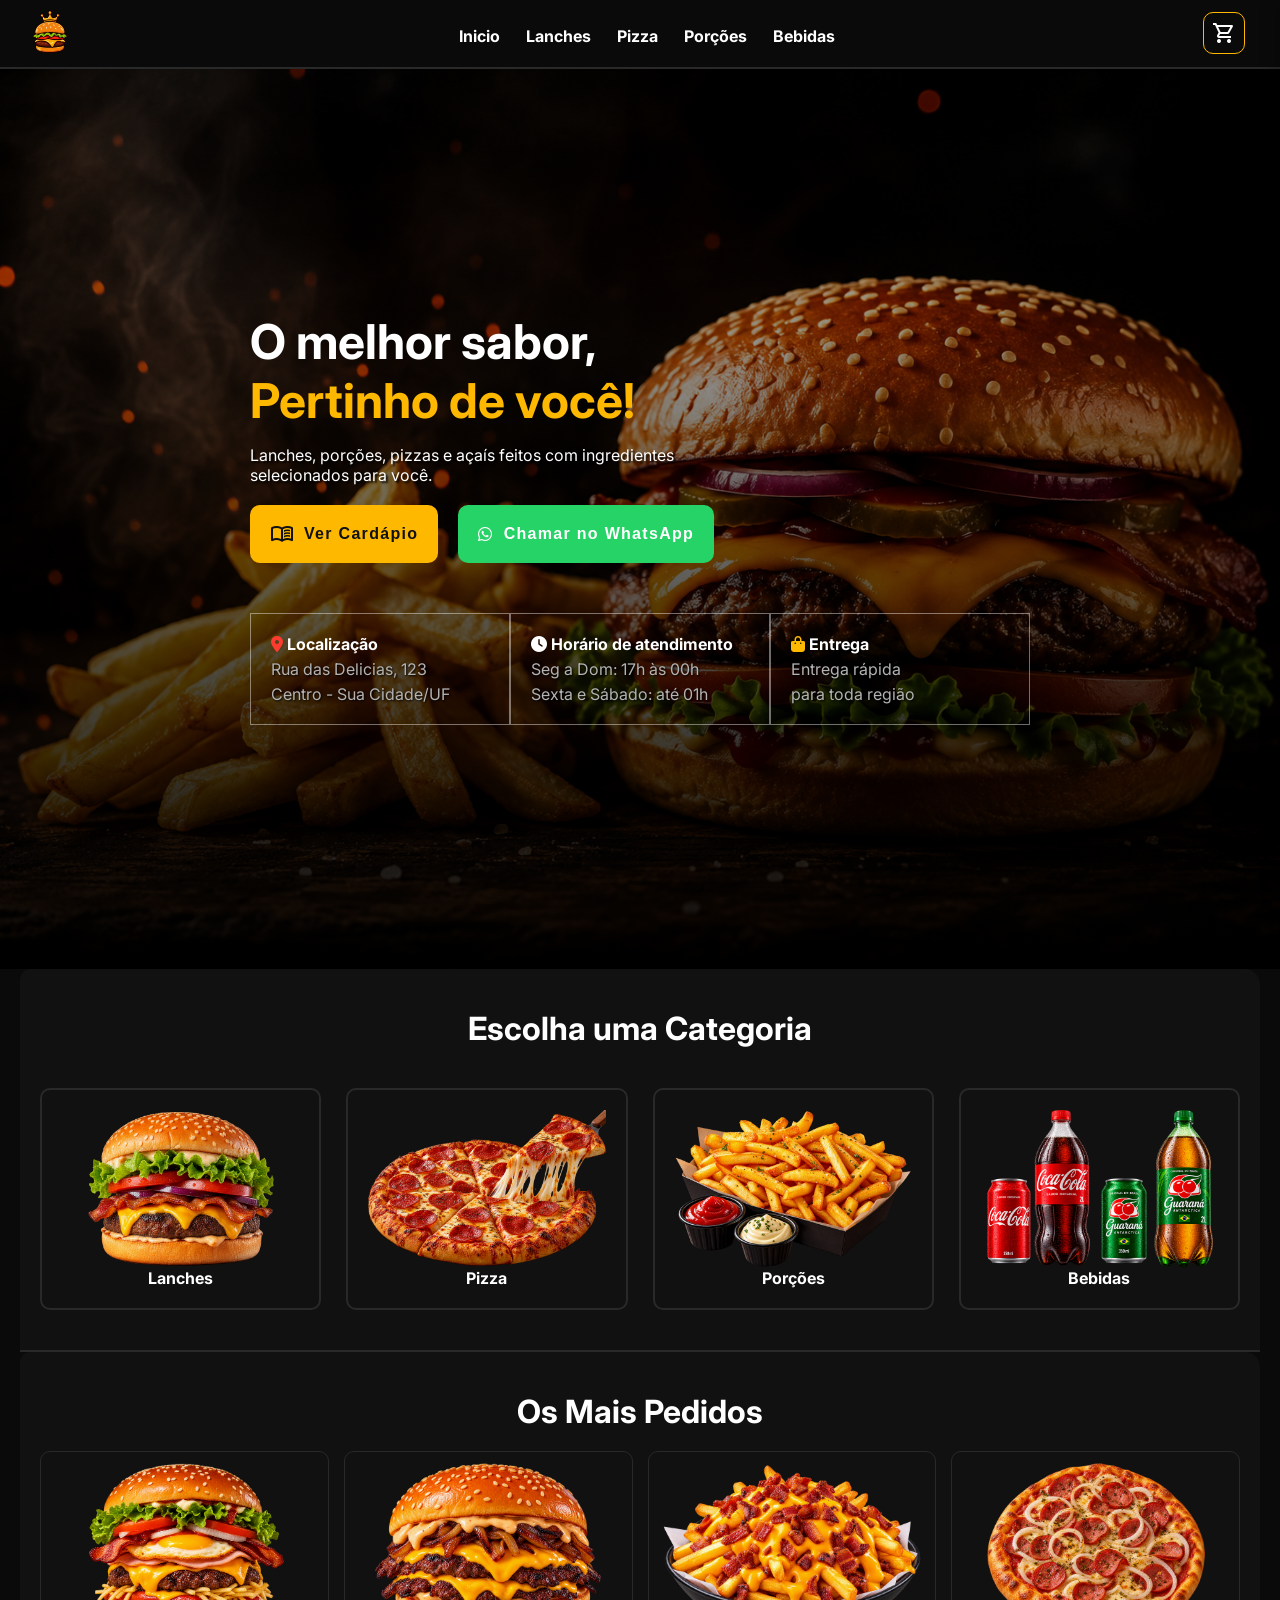
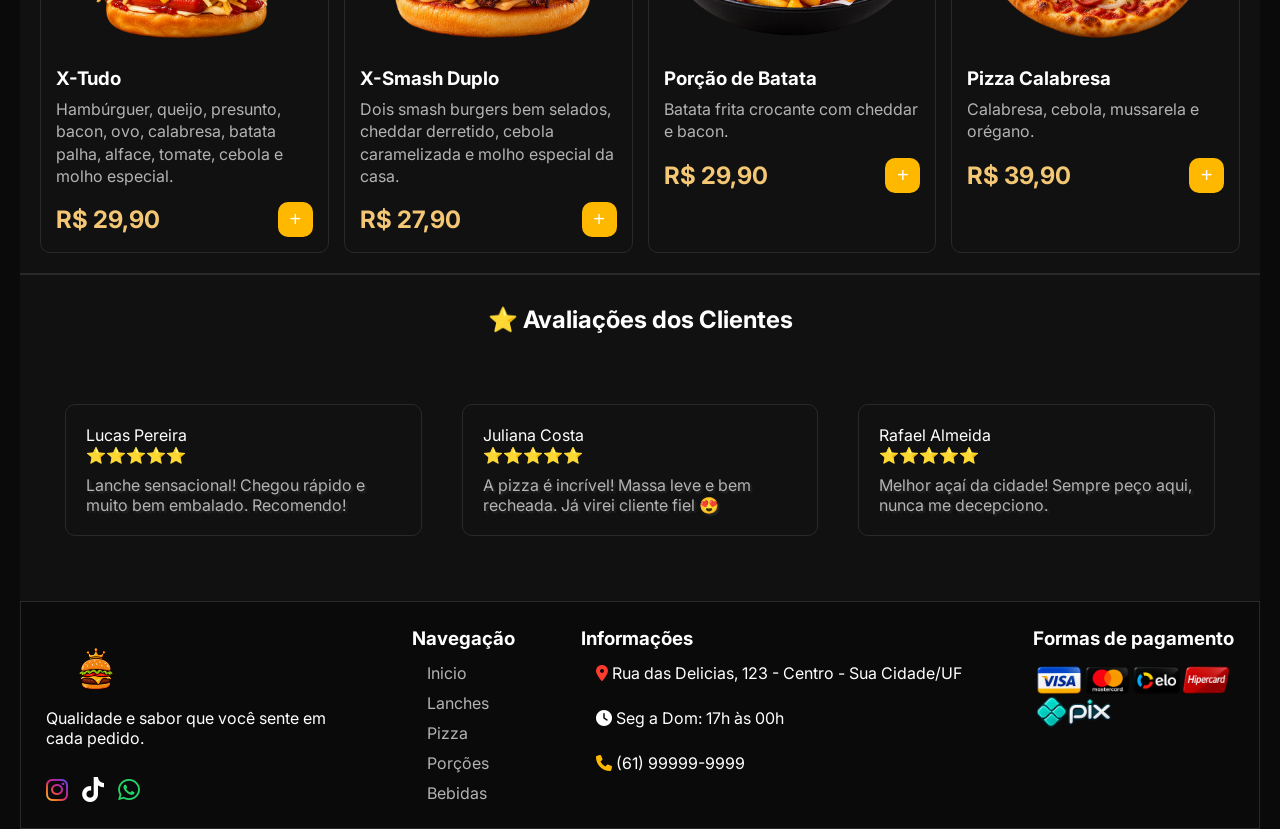
<file: index.html>
<!doctype html>
<html lang="pt-br">

<head>
  <meta charset="UTF-8">
  <meta name="viewport" content="width=device-width, initial-scale=1.0">

  <link rel="stylesheet" href="https://fonts.googleapis.com/css2?family=Material+Symbols+Outlined&display=swap">
  <link rel="stylesheet" href="https://cdnjs.cloudflare.com/ajax/libs/font-awesome/6.7.2/css/all.min.css">

  <link rel="stylesheet" href="estilos/paginas.css">
  <link rel="stylesheet" href="estilos/style.css">
  <link rel="stylesheet" href="estilos/midia-quires.css">

  <title>Lanchonete</title>
</head>

<body>

  <div id="adicionadoPedido">
    <h1>Lanchonete</h1>
    <p>Pedido adicionado com sucesso</p>
  </div>

  <header>
    <div>
      <img src="logo/logo.png" alt="Logo">
      <i id="carrinho-menu" class="material-symbols-outlined" onclick="abrirCarrinho()">shopping_cart</i>
      <i id="burguer" class="material-symbols-outlined" onclick="clickmenu()">menu</i>
    </div>

    <nav id="menu-mobile">
      <ul>
        <li><a href="index.html">Inicio</a></li>
        <li><a href="pag/lanches.html">Lanches</a></li>
        <li><a href="pag/pizza.html">Pizza</a></li>
        <li><a href="pag/porcoes.html">Porções</a></li>
        <li><a href="pag/bebidas.html">Bebidas</a></li>
      </ul>
    </nav>

    <i id="carrinho" class="material-symbols-outlined" onclick="abrirCarrinho()">shopping_cart</i>
  </header>

  <div id="overlay" onclick="fecharCarrinho()"></div>

  <section id="compras" class="carrinho_lista">
    <button id="fechar-carrinho" onclick="fecharCarrinho()" aria-label="Fechar carrinho">
      <span class="material-symbols-outlined">close</span>
    </button>

    <h1>Meus Pedidos</h1>

    <div id="msg_carrinho">
      <h2>🛒 Seu carrinho</h2>
      <div id="carrinho_msg"></div>
    </div>

    <div id="finalizar_pedidos">
      <div class="finalizar_pedidos_info">
        <div class="subtotal">
          <span>Subtotal</span>
          <span id="subtotal">R$ 0,00</span>
        </div>

        <button type="button" class="btn_finalizarPedido" onclick="finalizarPedido()">Finalizar Pedido</button>
      </div>
    </div>
  </section>

  <main>

    <article class="background-principal">
      <div class="informacoes-principais-container">
        <div>
          <h1>O melhor sabor, <br><span class="color-yellow">Pertinho de você!</span></h1>

          <p>Lanches, porções, pizzas e açaís feitos com ingredientes selecionados para você.</p>

          <div id="button-principais">
            <button id="verCardapio">
              <span class="material-symbols-outlined">menu_book</span>
              Ver Cardápio
            </button>

            <button id="WhatsApp">
              <i class="fa-brands fa-whatsapp"></i>
              Chamar no WhatsApp
            </button>
          </div>

          <div class="informacoes-estabelecimento">
            <div class="estabelecimento">
              <span><i class="fa-solid fa-location-dot" id="localizacao-icon"></i> Localização</span>
              <p>Rua das Delicias, 123</p>
              <p>Centro - Sua Cidade/UF</p>
            </div>

            <div class="estabelecimento">
              <span><i class="fa-solid fa-clock"></i> Horário de atendimento</span>
              <p>Seg a Dom: 17h às 00h</p>
              <p>Sexta e Sábado: até 01h</p>
            </div>

            <div class="estabelecimento">
              <span><i class="fa-solid fa-bag-shopping" id="compras-icon"></i> Entrega</span>
              <p>Entrega rápida</p>
              <p>para toda região</p>
            </div>
          </div>
        </div>
      </div>
    </article>

    <section id="informacoes-categoria">

      <article class="pedidos-conteudo">
        <h2>Escolha uma Categoria</h2>

        <div class="galeria">
          <div>
            <a href="pag/lanches.html"><img src="imagens/icons-categorias/lanche.png" alt="Lanches">Lanches</a>
          </div>

          <div>
            <a href="pag/pizza.html"><img src="imagens/icons-categorias/pizza.png" alt="Pizza">Pizza</a>
          </div>

          <div>
            <a href="pag/porcoes.html"><img src="imagens/icons-categorias/porcoes.png" alt="Porções">Porções</a>
          </div>

          <div>
            <a href="pag/bebidas.html"><img src="imagens/icons-categorias/bebidas.png" alt="Bebidas">Bebidas</a>
          </div>
        </div>
      </article>

      <article class="pedidos-conteudo">
        <h2>Os Mais Pedidos</h2>

        <section class="categorias" id="mais-pedidos">
          <div class="produtos">

            <article class="produto-card">
              <img src="imagens/pedidos/hamburguer/X-tudo.png" alt="X-Tudo">

              <div class="produto-info">
                <h3>X-Tudo</h3>
                <p>Hambúrguer, queijo, presunto, bacon, ovo, calabresa, batata palha, alface, tomate, cebola e molho especial.</p>

                <div class="produto-footer">
                  <span class="preco">R$ 29,90</span>
                  <button type="button" class="btn-adicionar" aria-label="Adicionar X-Tudo ao carrinho" onclick="adicionarAoCarrinho(produtoCadastrado[0])">+</button>
                </div>
              </div>
            </article>

            <article class="produto-card">
              <img src="imagens/pedidos/hamburguer/X-smash.png" alt="X-Smash Duplo">

              <div class="produto-info">
                <h3>X-Smash Duplo</h3>
                <p>Dois smash burgers bem selados, cheddar derretido, cebola caramelizada e molho especial da casa.</p>

                <div class="produto-footer">
                  <span class="preco">R$ 27,90</span>
                  <button type="button" class="btn-adicionar" aria-label="Adicionar X-Smash Duplo ao carrinho" onclick="adicionarAoCarrinho(produtoCadastrado[7])">+</button>
                </div>
              </div>
            </article>

            <article class="produto-card">
              <img src="imagens/pedidos/porcoes/porcao_batatas_fritas.png" alt="Batata com cheddar e bacon">

              <div class="produto-info">
                <h3>Porção de Batata</h3>
                <p>Batata frita crocante com cheddar e bacon.</p>

                <div class="produto-footer">
                  <span class="preco">R$ 29,90</span>
                  <button type="button" class="btn-adicionar" aria-label="Adicionar Batata ao carrinho" onclick="adicionarAoCarrinho(produtoCadastrado[15])">+</button>
                </div>
              </div>
            </article>

            <article class="produto-card">
              <img src="imagens/pedidos/pizza/pizza_calabresa.png" alt="Pizza de Calabresa">

              <div class="produto-info">
                <h3>Pizza Calabresa</h3>
                <p>Calabresa, cebola, mussarela e orégano.</p>

                <div class="produto-footer">
                  <span class="preco">R$ 39,90</span>
                  <button type="button" class="btn-adicionar" aria-label="Adicionar Pizza Calabresa ao carrinho" onclick="adicionarAoCarrinho(produtoCadastrado[8])">+</button>
                </div>
              </div>
            </article>

          </div>
        </section>
      </article>

      <article id="avaliacoes">
        <h2>⭐ Avaliações dos Clientes</h2>

        <div id="avaliacoes-container">
          <div>
            <span>Lucas Pereira <br>⭐⭐⭐⭐⭐</span>
            <p>Lanche sensacional! Chegou rápido e muito bem embalado. Recomendo!</p>
          </div>

          <div>
            <span>Juliana Costa <br>⭐⭐⭐⭐⭐</span>
            <p>A pizza é incrível! Massa leve e bem recheada. Já virei cliente fiel 😍</p>
          </div>

          <div>
            <span>Rafael Almeida <br>⭐⭐⭐⭐⭐</span>
            <p>Melhor açaí da cidade! Sempre peço aqui, nunca me decepciono.</p>
          </div>
        </div>
      </article>

    </section>
  </main>

  <footer>
    <div>
      <img src="logo/logo.png" alt="Logo Da Loja">
      <p>Qualidade e sabor que você sente em cada pedido.</p>

      <a href="#"><i class="fa-brands fa-instagram" id="instagram-icon"></i></a>
      <a href="#"><i class="fa-brands fa-tiktok" id="tiktok-icon"></i></a>
      <a href="#"><i class="fa-brands fa-whatsapp" id="WhatsApp-icon"></i></a>
    </div>

    <ul>
      <h3>Navegação</h3>
      <li><a href="index.html">Inicio</a></li>
      <li><a href="pag/lanches.html">Lanches</a></li>
      <li><a href="pag/pizza.html">Pizza</a></li>
      <li><a href="pag/porcoes.html">Porções</a></li>
      <li><a href="pag/bebidas.html">Bebidas</a></li>
    </ul>

    <ul class="localizacao-info">
      <h3>Informações</h3>

      <li><i class="fa-solid fa-location-dot" id="localizacao-icon"></i> Rua das Delicias, 123 - Centro - Sua Cidade/UF</li>
      <li><i class="fa-solid fa-clock"></i> Seg a Dom: 17h às 00h</li>
      <li><i class="fa-solid fa-phone" id="telefone-icon"></i> (61) 99999-9999</li>
    </ul>

    <ul>
      <h3>Formas de pagamento</h3>
      <img src="imagens/formasDePagamento.png" alt="Formas de pagamento">
    </ul>
  </footer>

  <script src="js/carinho.js"></script>
  <script src="js/script.js"></script>

</body>
</html>
</file>
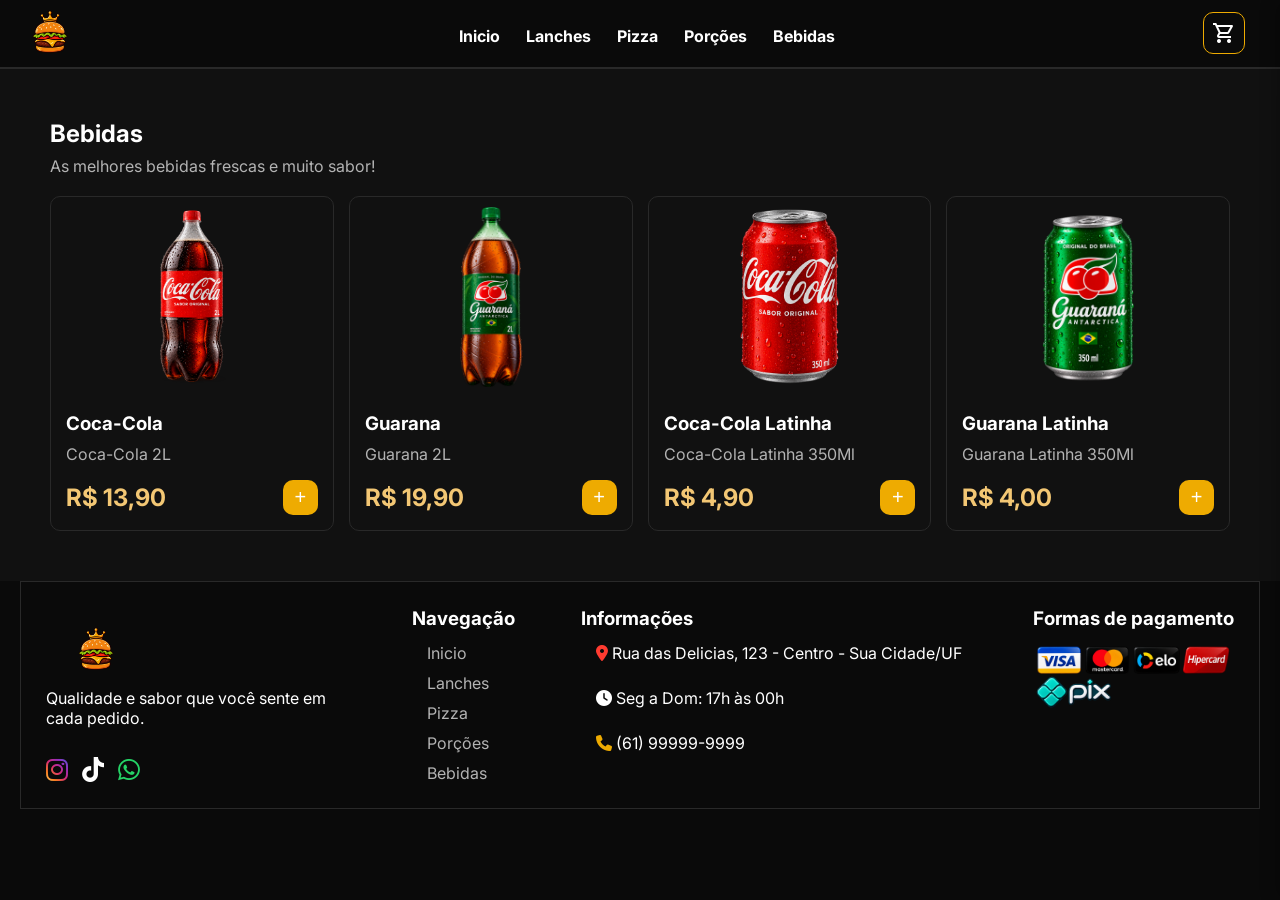
<file: pag/bebidas.html>
<!DOCTYPE html>
    <html lang="pt-br">

    <head>
        <meta charset="UTF-8">
        <meta name="viewport" content="width=device-width, initial-scale=1.0">
        <link rel="stylesheet" href="https://fonts.googleapis.com/css2?family=Material+Symbols+Outlined&display=swap" />

        <link rel="stylesheet" href="https://cdnjs.cloudflare.com/ajax/libs/font-awesome/6.7.2/css/all.min.css" />

        <link rel="stylesheet" href="../estilos/style.css">
        <link rel="stylesheet" href="../estilos/midia-quires.css">
        <link rel="stylesheet" href="../estilos/paginas.css">
        <title>Lanches</title>
    </head>

    <body>
        <div id="adicionadoPedido">
            <h1>Lanchonete</h1>
            <p>Pedidos Adicionado Com Sucesso</p>
        </div>
        <header>
            <div>
                <img src="../logo/logo.png" alt="Logo" />
                <i id="carrinho-menu" class="material-symbols-outlined" onclick="abrirCarrinho()">shopping_cart</i>
                <i id="burguer" class="material-symbols-outlined" onclick="clickmenu()">menu</i>
            </div>

            <nav id="menu-mobile">
                <ul>
                    <li><a href="../index.html">Inicio</a></li>
                    <li><a href="lanches.html">Lanches</a></li>
                    <li><a href="#">Pizza</a></li>
                    <li><a href="porcoes.html">Porções</a></li>
                    <li><a href="bebidas.html">Bebidas</a></li>
                </ul>
            </nav>
            <i id="carrinho" class="material-symbols-outlined" onclick="abrirCarrinho()">
                shopping_cart
            </i>
        </header>

        <div id="overlay" onclick="fecharCarrinho()"></div>

        <section id="compras" class="carrinho_lista">
            <button id="fechar-carrinho" onclick="fecharCarrinho()" aria-label="Fechar carrinho">
                <span class="material-symbols-outlined">close</span>
            </button>

            <h1>Meus Pedidos</h1>

            <div id="msg_carrinho">
                <h2>🛒 Seu carrinho</h2>

                <div id="carrinho_msg">
                
                    
            </div>

            <div id="finalizar_pedidos">
                <div class="finalizar_pedidos_info">
                    <div class="subtotal">
                        <span>Subtotal</span>
                        <span id="subtotal"></span>
                    </div>
                    <button type="button" class="btn_finalizarPedido" onclick="finalizarPedido()">
                        Finalizar Pedido
                    </button>
                </div>
            </div>
        </section>


        <main class="main-produtos">
            <section class="pagina-titulo">
                <h1>Bebidas</h1>
                <p>As melhores bebidas frescas e muito sabor!</p>
            </section>

            <section class="categorias" id="mais-pedidos">

                <div class="produtos">

                    <article class="produto-card">
                        <img src="../imagens/pedidos/bebidas/CocaCola_2L.png" alt="X-Tudo">
                        <div class="produto-info">
                            <h3>Coca-Cola</h3>
                            <p>Coca-Cola 2L</p>
                            <div class="produto-footer">
                                <span class="preco">R$ 13,90</span>
                                <button type="button" class="btn-adicionar" aria-label="Adicionar X-Tudo ao carrinho"
                                    onclick="adicionarAoCarrinho(produtoCadastrado[17])">+</button>
                            </div>
                        </div>
                    </article>

                    <article class="produto-card">
                        <img src="../imagens/pedidos/bebidas/Guarana_2L.png" alt="Combo Smash">
                        <div class="produto-info">
                            <h3>Guarana</h3>
                            <p>Guarana 2L</p>
                            <div class="produto-footer">
                                <span class="preco">R$ 19,90</span>
                                <button type="button" class="btn-adicionar" aria-label="Adicionar Combo Smash ao carrinho"
                                    onclick="adicionarAoCarrinho(produtoCadastrado[18])">+</button>
                            </div>
                        </div>
                    </article>

                    <article class="produto-card">
                        <img src="../imagens/pedidos/bebidas/latinha_cocacola_350ml.png"
                            alt="Porção de batata frita com cheddar e bacon">
                        <div class="produto-info">
                            <h3>Coca-Cola Latinha</h3>
                            <p>Coca-Cola Latinha 350Ml</p>
                            <div class="produto-footer">
                                <span class="preco">R$ 4,90</span>
                                <button type="button" class="btn-adicionar"
                                    aria-label="Adicionar Porção de Batata ao carrinho"
                                    onclick="adicionarAoCarrinho(produtoCadastrado[19])">+</button>
                            </div>
                        </div>
                    </article>

                    <article class="produto-card">
                        <img src="../imagens/pedidos/bebidas/latinha_guarana_30ml.png" alt="Pizza de calabresa">
                        <div class="produto-info">
                            <h3>Guarana Latinha</h3>
                            <p>Guarana Latinha 350Ml</p>
                            <div class="produto-footer">
                                <span class="preco">R$ 4,00</span>
                                <button type="button" class="btn-adicionar"
                                    aria-label="Adicionar Pizza Calabresa ao carrinho" onclick="adicionarAoCarrinho(produtoCadastrado[20])">+</button>
                            </div>
                        </div>
                    </article>
            </section>
        </main>
    <footer>
    <div>
      <img src="../logo/logo.png" alt="Logo Da Loja">
      <p>Qualidade e sabor que você sente em cada pedido.</p>
      <a href="#">
        <i class="fa-brands fa-instagram" id="instagram-icon"></i>
      </a>

      <a href="#">
        <i class="fa-brands fa-tiktok" id="tiktok-icon"></i>
      </a>

      <a href="#">
        <i class="fa-brands fa-whatsapp" id="WhatsApp-icon"></i>
      </a>
    </div>
    <ul>
      <h3>Navegação</h3>
      <li><a href="../index.html">Inicio</a></li>
      <li><a href="lanches.html">Lanches</a></li>
      <li><a href="pizza.html">Pizza</a></li>
      <li><a href="porcoes.html">Porções</a></li>
      <li><a href="bebidas.html">Bebidas</a></li>
    </ul>
    <ul class="localizacao-info">
      <h3>Informações</h3>

      <li>
        <i class="fa-solid fa-location-dot" id="localizacao-icon"></i>
        Rua das Delicias, 123 - Centro - Sua Cidade/UF
      </li>

      <li>
        <i class="fa-solid fa-clock"></i>
        Seg a Dom: 17h às 00h
      </li>

      <li>
        <i class="fa-solid fa-phone" id="telefone-icon"></i>
        (61) 99999-9999
      </li>
    </ul>
    <ul>
      <h3>Formas de pagamento</h3>
      <img src="../imagens/formasDePagamento.png" alt="Formas de pagamento">
    </ul>
  </footer>

        <script src="../js/script.js"></script>
        <script src="../js/carinho.js"></script>
    </body>

    </html>
</file>
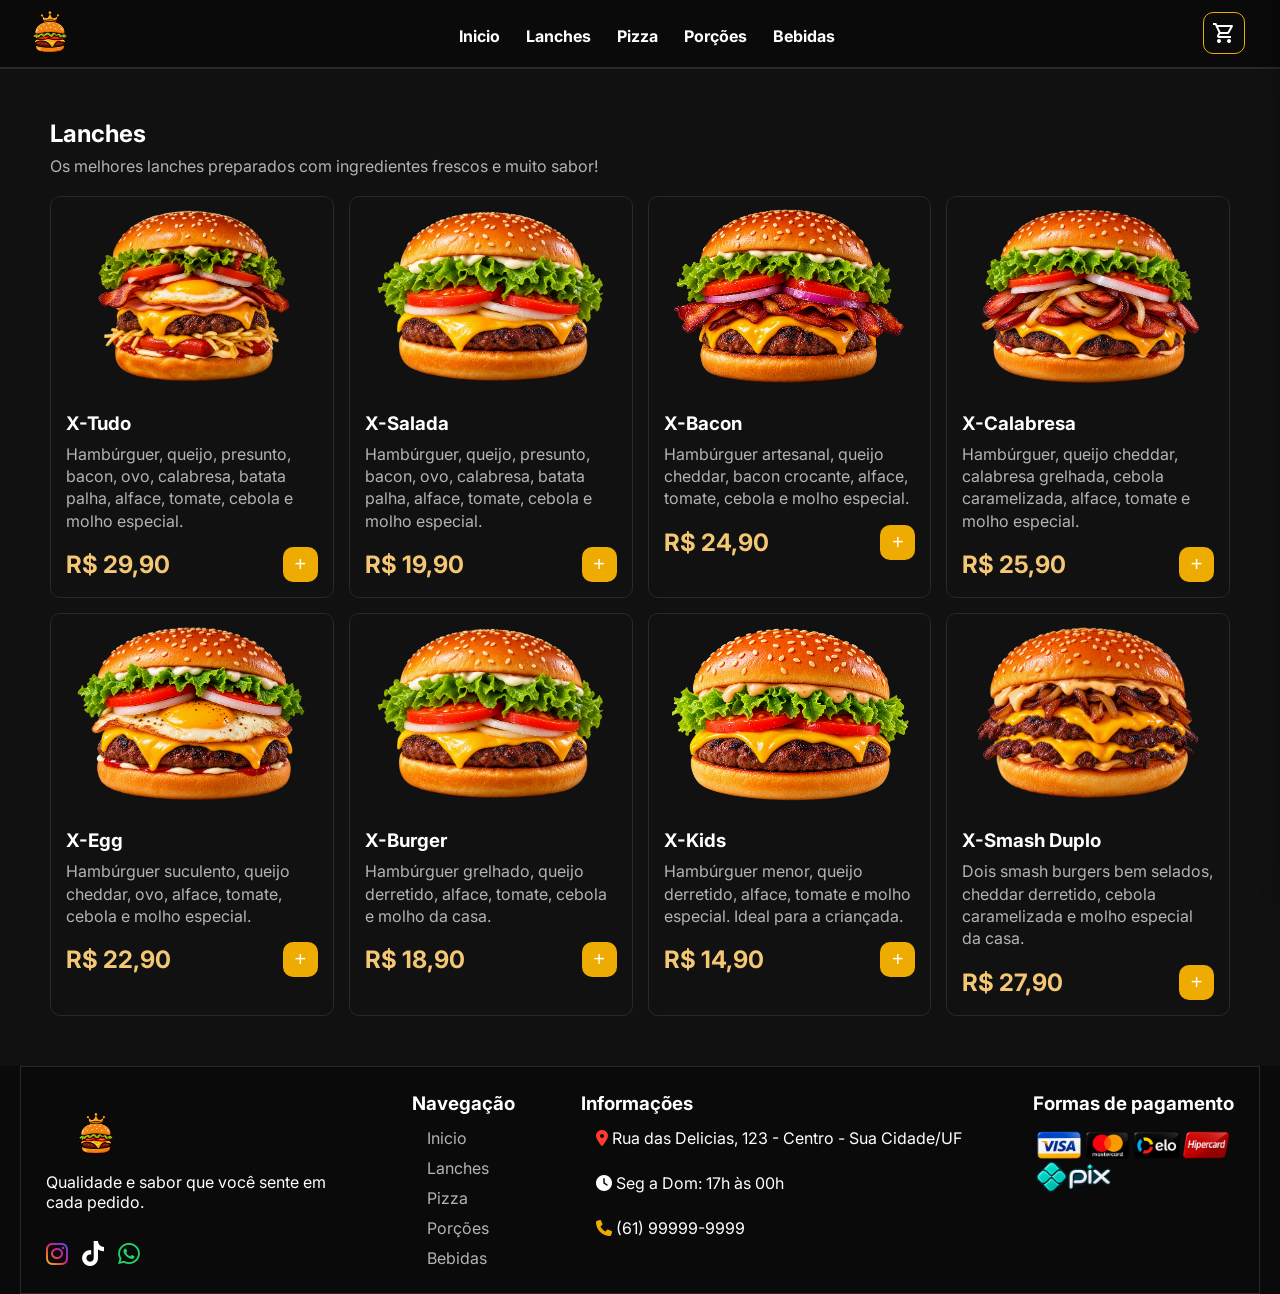
<file: pag/lanches.html>
<!DOCTYPE html>
    <html lang="pt-br">

    <head>
        <meta charset="UTF-8">
        <meta name="viewport" content="width=device-width, initial-scale=1.0">
        <link rel="stylesheet" href="https://fonts.googleapis.com/css2?family=Material+Symbols+Outlined&display=swap" />

        <link rel="stylesheet" href="https://cdnjs.cloudflare.com/ajax/libs/font-awesome/6.7.2/css/all.min.css" />

        <link rel="stylesheet" href="../estilos/style.css">
        <link rel="stylesheet" href="../estilos/midia-quires.css">
        <link rel="stylesheet" href="../estilos/paginas.css">
        <title>Lanches</title>
    </head>

    <body>
        <header>
            <div id="adicionadoPedido">
                <h1>Lanchonete</h1>
                <p>Pedidos Adicionado Com Sucesso</p>
            </div>
            <div>
                <img src="../logo/logo.png" alt="Logo" />
                <i id="carrinho-menu" class="material-symbols-outlined" onclick="abrirCarrinho()">shopping_cart</i>
                <i id="burguer" class="material-symbols-outlined" onclick="clickmenu()">menu</i>
            </div>

            <nav id="menu-mobile">
                <ul>
                    <li><a href="../index.html">Inicio</a></li>
                    <li><a href="#">Lanches</a></li>
                    <li><a href="pizza.html">Pizza</a></li>
                    <li><a href="porcoes.html">Porções</a></li>
                    <li><a href="bebidas.html">Bebidas</a></li>
                </ul>
            </nav>
            <i id="carrinho" class="material-symbols-outlined" onclick="abrirCarrinho()">
                shopping_cart
            </i>
        </header>

        <div id="overlay" onclick="fecharCarrinho()"></div>

        <section id="compras" class="carrinho_lista">
            <button id="fechar-carrinho" onclick="fecharCarrinho()" aria-label="Fechar carrinho">
                <span class="material-symbols-outlined">close</span>
            </button>

            <h1>Meus Pedidos</h1>

            <div id="msg_carrinho">
                <h2>🛒 Seu carrinho</h2>

                <div id="carrinho_msg">
                
                    
            </div>

            <div id="finalizar_pedidos">
                <div class="finalizar_pedidos_info">
                    <div class="subtotal">
                        <span>Subtotal</span>
                        <span id="subtotal"></span>
                    </div>
                    <button type="button" class="btn_finalizarPedido" onclick="finalizarPedido()">
                        Finalizar Pedido
                    </button>
                </div>
            </div>
        </section>


        <main class="main-produtos">
            <section class="pagina-titulo">
                <h1>Lanches</h1>
                <p>Os melhores lanches preparados com ingredientes frescos e muito sabor!</p>
            </section>

            <section class="categorias" id="mais-pedidos">

                <div class="produtos">

                    <article class="produto-card">
                        <img src="../imagens/pedidos/hamburguer/X-tudo.png" alt="X-Tudo">
                        <div class="produto-info">
                            <h3>X-Tudo</h3>
                            <p>Hambúrguer, queijo, presunto, bacon, ovo, calabresa, batata palha, alface, tomate, cebola e
                                molho especial.</p>
                            <div class="produto-footer">
                                <span class="preco">R$ 29,90</span>
                                <button type="button" class="btn-adicionar" aria-label="Adicionar X-Tudo ao carrinho"
                                    onclick="adicionarAoCarrinho(produtoCadastrado[0])">+</button>
                            </div>
                        </div>
                    </article>

                    <article class="produto-card">
                        <img src="../imagens/pedidos/hamburguer/X-burgue.png" alt="Combo Smash">
                        <div class="produto-info">
                            <h3>X-Salada</h3>
                            <p>Hambúrguer, queijo, presunto, bacon, ovo, calabresa, batata palha, alface, tomate, cebola e
                                molho especial.</p>
                            <div class="produto-footer">
                                <span class="preco">R$ 19,90</span>
                                <button type="button" class="btn-adicionar" aria-label="Adicionar Combo Smash ao carrinho"
                                    onclick="adicionarAoCarrinho(produtoCadastrado[1])">+</button>
                            </div>
                        </div>
                    </article>

                    <article class="produto-card">
                        <img src="../imagens/pedidos/hamburguer/X-bacon.png"
                            alt="Porção de batata frita com cheddar e bacon">
                        <div class="produto-info">
                            <h3>X-Bacon</h3>
                            <p>Hambúrguer artesanal, queijo cheddar, bacon crocante, alface, tomate, cebola e molho
                                especial.</p>
                            <div class="produto-footer">
                                <span class="preco">R$ 24,90</span>
                                <button type="button" class="btn-adicionar"
                                    aria-label="Adicionar Porção de Batata ao carrinho"
                                    onclick="adicionarAoCarrinho(produtoCadastrado[2])">+</button>
                            </div>
                        </div>
                    </article>

                    <article class="produto-card">
                        <img src="../imagens/pedidos/hamburguer/calabresa.png" alt="Pizza de calabresa">
                        <div class="produto-info">
                            <h3>X-Calabresa</h3>
                            <p>Hambúrguer, queijo cheddar, calabresa grelhada, cebola caramelizada, alface, tomate e molho
                                especial.</p>
                            <div class="produto-footer">
                                <span class="preco">R$ 25,90</span>
                                <button type="button" class="btn-adicionar"
                                    aria-label="Adicionar Pizza Calabresa ao carrinho"
                                    onclick="adicionarAoCarrinho(produtoCadastrado[3])">+</button>
                            </div>
                        </div>
                    </article>

                    <article class="produto-card">
                        <img src="../imagens/pedidos/hamburguer/X-egg.png"
                            alt="Açaí de 500ml com granola, banana, morango e leite condensado">
                        <div class="produto-info">
                            <h3>X-Egg</h3>
                            <p>Hambúrguer suculento, queijo cheddar, ovo, alface, tomate, cebola e molho especial.</p>
                            <div class="produto-footer">
                                <span class="preco">R$ 22,90</span>
                                <button type="button" class="btn-adicionar" aria-label="Adicionar Açaí 500ml ao carrinho"
                                    onclick="adicionarAoCarrinho(produtoCadastrado[4])">+</button>
                            </div>
                        </div>
                    </article>

                    <article class="produto-card">
                        <img src="../imagens/pedidos/hamburguer/X-burgue.png"
                            alt="Açaí de 500ml com granola, banana, morango e leite condensado">
                        <div class="produto-info">
                            <h3>X-Burger</h3>
                            <p>Hambúrguer grelhado, queijo derretido, alface, tomate, cebola e molho da casa.</p>
                            <div class="produto-footer">
                                <span class="preco">R$ 18,90</span>
                                <button type="button" class="btn-adicionar" aria-label="Adicionar Açaí 500ml ao carrinho"
                                    onclick="adicionarAoCarrinho(produtoCadastrado[5])">+</button>
                            </div>
                        </div>
                    </article>

                    <article class="produto-card">
                        <img src="../imagens/pedidos/hamburguer/hamburguer_kids.png"
                            alt="Açaí de 500ml com granola, banana, morango e leite condensado">
                        <div class="produto-info">
                            <h3>X-Kids</h3>
                            <p>Hambúrguer menor, queijo derretido, alface, tomate e molho especial. Ideal para a criançada.
                            </p>
                            <div class="produto-footer">
                                <span class="preco">R$ 14,90</span>
                                <button type="button" class="btn-adicionar" aria-label="Adicionar Açaí 500ml ao carrinho"
                                    onclick="adicionarAoCarrinho(produtoCadastrado[6])">+</button>
                            </div>
                        </div>
                    </article>

                    <article class="produto-card">
                        <img src="../imagens/pedidos/hamburguer/X-smash.png"
                            alt="Açaí de 500ml com granola, banana, morango e leite condensado">
                        <div class="produto-info">
                            <h3>X-Smash Duplo</h3>
                            <p>Dois smash burgers bem selados, cheddar derretido, cebola caramelizada e molho especial da casa.</p>
                            <div class="produto-footer">
                                <span class="preco">R$ 27,90</span>
                                <button type="button" class="btn-adicionar" aria-label="Adicionar Açaí 500ml ao carrinho"
                                    onclick="adicionarAoCarrinho(produtoCadastrado[7])">+</button>
                            </div>
                        </div>
                    </article>
                </div>
            </section>
        </main>
        <footer>
    <div>
      <img src="../logo/logo.png" alt="Logo Da Loja">
      <p>Qualidade e sabor que você sente em cada pedido.</p>
      <a href="#">
        <i class="fa-brands fa-instagram" id="instagram-icon"></i>
      </a>

      <a href="#">
        <i class="fa-brands fa-tiktok" id="tiktok-icon"></i>
      </a>

      <a href="#">
        <i class="fa-brands fa-whatsapp" id="WhatsApp-icon"></i>
      </a>
    </div>
    <ul>
      <h3>Navegação</h3>
      <li><a href="../index.html">Inicio</a></li>
      <li><a href="lanches.html">Lanches</a></li>
      <li><a href="pizza.html">Pizza</a></li>
      <li><a href="porcoes.html">Porções</a></li>
      <li><a href="bebidas.html">Bebidas</a></li>
    </ul>
    <ul class="localizacao-info">
      <h3>Informações</h3>

      <li>
        <i class="fa-solid fa-location-dot" id="localizacao-icon"></i>
        Rua das Delicias, 123 - Centro - Sua Cidade/UF
      </li>

      <li>
        <i class="fa-solid fa-clock"></i>
        Seg a Dom: 17h às 00h
      </li>

      <li>
        <i class="fa-solid fa-phone" id="telefone-icon"></i>
        (61) 99999-9999
      </li>
    </ul>
    <ul>
      <h3>Formas de pagamento</h3>
      <img src="../imagens/formasDePagamento.png" alt="Formas de pagamento">
    </ul>
  </footer>

        <script src="../js/script.js"></script>
        <script src="../js/carinho.js"></script>
    </body>

    </html>
</file>
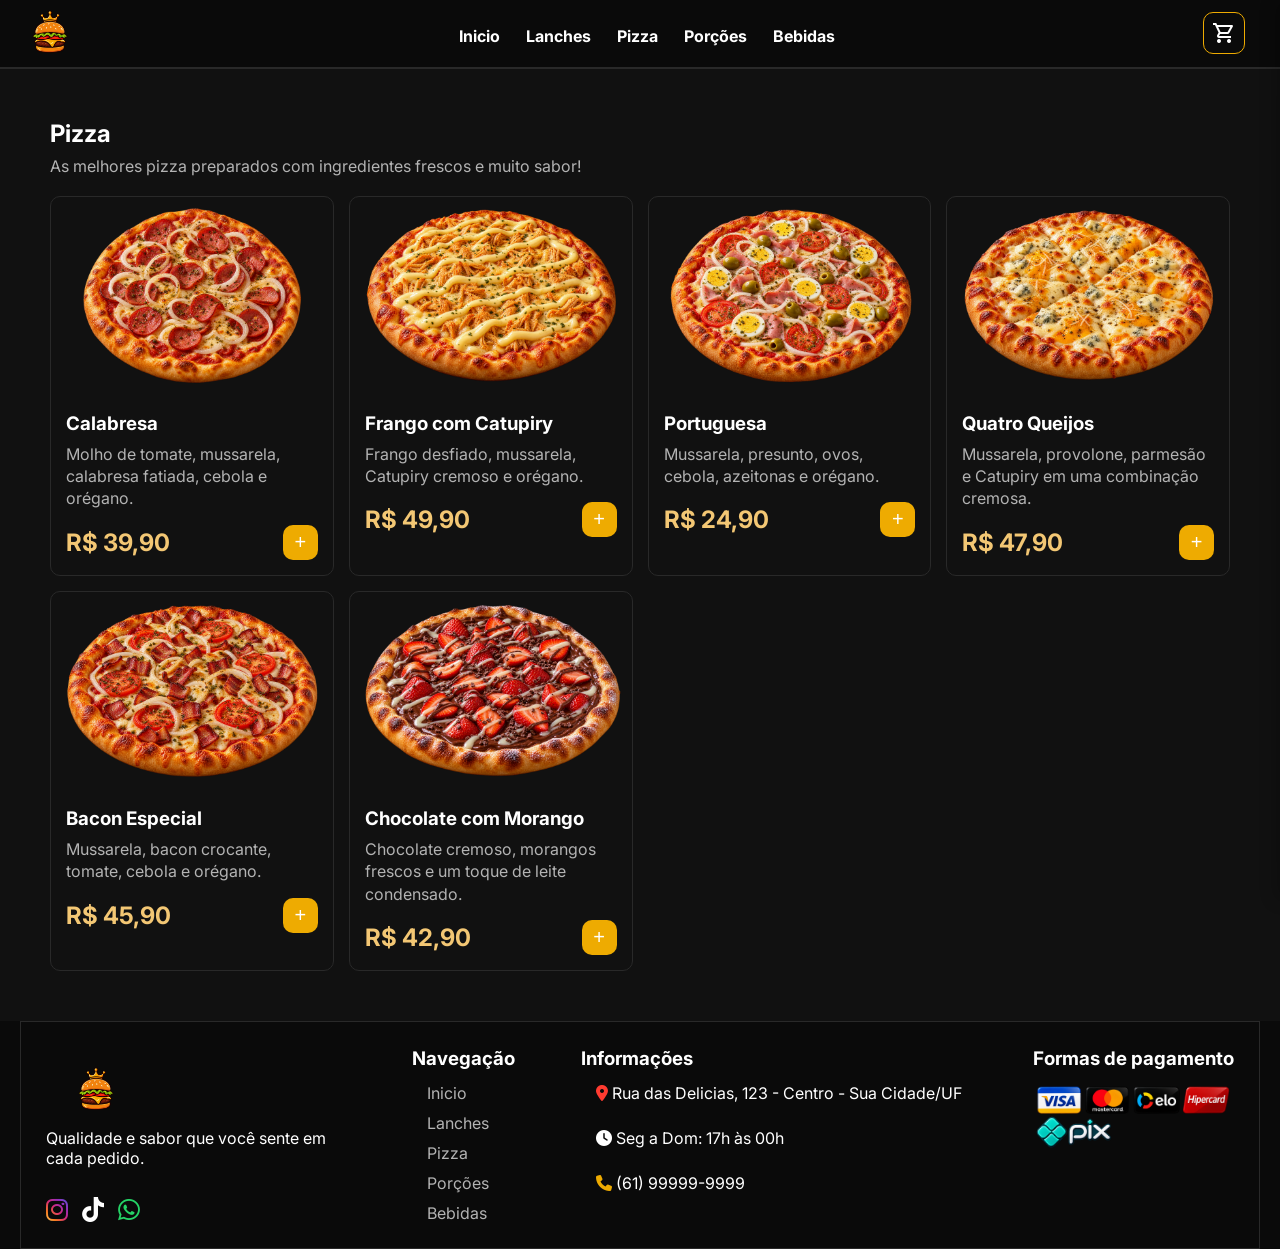
<file: pag/pizza.html>
<!DOCTYPE html>
    <html lang="pt-br">

    <head>
        <meta charset="UTF-8">
        <meta name="viewport" content="width=device-width, initial-scale=1.0">
        <link rel="stylesheet" href="https://fonts.googleapis.com/css2?family=Material+Symbols+Outlined&display=swap" />

        <link rel="stylesheet" href="https://cdnjs.cloudflare.com/ajax/libs/font-awesome/6.7.2/css/all.min.css" />

        <link rel="stylesheet" href="../estilos/style.css">
        <link rel="stylesheet" href="../estilos/midia-quires.css">
        <link rel="stylesheet" href="../estilos/paginas.css">
        <title>Lanches</title>
    </head>

    <body>
        <header>
            <div id="adicionadoPedido">
                <h1>Lanchonete</h1>
                <p>Pedidos Adicionado Com Sucesso</p>
            </div>
            <div>
                <img src="../logo/logo.png" alt="Logo" />
                <i id="carrinho-menu" class="material-symbols-outlined" onclick="abrirCarrinho()">shopping_cart</i>
                <i id="burguer" class="material-symbols-outlined" onclick="clickmenu()">menu</i>
            </div>

            <nav id="menu-mobile">
                <ul>
                    <li><a href="../index.html">Inicio</a></li>
                    <li><a href="lanches.html">Lanches</a></li>
                    <li><a href="#">Pizza</a></li>
                    <li><a href="porcoes.html">Porções</a></li>
                    <li><a href="bebidas.html">Bebidas</a></li>
                </ul>
            </nav>
            <i id="carrinho" class="material-symbols-outlined" onclick="abrirCarrinho()">
                shopping_cart
            </i>
        </header>

        <div id="overlay" onclick="fecharCarrinho()"></div>

        <section id="compras" class="carrinho_lista">
            <button id="fechar-carrinho" onclick="fecharCarrinho()" aria-label="Fechar carrinho">
                <span class="material-symbols-outlined">close</span>
            </button>

            <h1>Meus Pedidos</h1>

            <div id="msg_carrinho">
                <h2>🛒 Seu carrinho</h2>

                <div id="carrinho_msg"> 
            </div>

            <div id="finalizar_pedidos">
                <div class="finalizar_pedidos_info">
                    <div class="subtotal">
                        <span>Subtotal</span>
                        <span id="subtotal"></span>
                    </div>
                    <button type="button" class="btn_finalizarPedido" onclick="finalizarPedido()">
                        Finalizar Pedido
                    </button>
                </div>
            </div>
        </section>


        <main class="main-produtos">
            <section class="pagina-titulo">
                <h1>Pizza</h1>
                <p>As melhores pizza preparados com ingredientes frescos e muito sabor!</p>
            </section>

            <section class="categorias" id="mais-pedidos">

                <div class="produtos">

                    <article class="produto-card">
                        <img src="../imagens/pedidos/pizza/pizza_calabresa.png" alt="Molho de tomate, mussarela, calabresa fatiada, cebola e orégano.">
                        <div class="produto-info">
                            <h3>Calabresa</h3>
                            <p>Molho de tomate, mussarela, calabresa fatiada, cebola e orégano.</p>
                            <div class="produto-footer">
                                <span class="preco">R$ 39,90</span>
                                <button type="button" class="btn-adicionar" aria-label="Adicionar X-Tudo ao carrinho"
                                    onclick="adicionarAoCarrinho(produtoCadastrado[9])">+</button>
                            </div>
                        </div>
                    </article>

                    <article class="produto-card">
                        <img src="../imagens/pedidos/pizza/pizza_frango_catupiry.png" alt="Frango desfiado, mussarela, Catupiry cremoso e orégano.">
                        <div class="produto-info">
                            <h3>Frango com Catupiry</h3>
                            <p>Frango desfiado, mussarela, Catupiry cremoso e orégano.</p>
                            <div class="produto-footer">
                                <span class="preco">R$ 49,90</span>
                                <button type="button" class="btn-adicionar" aria-label="Adicionar Combo Smash ao carrinho"
                                    onclick="adicionarAoCarrinho(produtoCadastrado[10])">+</button>
                            </div>
                        </div>
                    </article>

                    <article class="produto-card">
                        <img src="../imagens/pedidos/pizza/pizza_portuguesa.png"
                            alt="Mussarela, presunto, ovos, cebola, azeitonas e orégano.">
                        <div class="produto-info">
                            <h3>Portuguesa</h3>
                            <p>Mussarela, presunto, ovos, cebola, azeitonas e orégano.</p>
                            <div class="produto-footer">
                                <span class="preco">R$ 24,90</span>
                                <button type="button" class="btn-adicionar"
                                    aria-label="Adicionar Porção de Batata ao carrinho"
                                    onclick="adicionarAoCarrinho(produtoCadastrado[11])">+</button>
                            </div>
                        </div>
                    </article>

                    <article class="produto-card">
                        <img src="../imagens/pedidos/pizza/pizza_quatro_queijos.png" alt="Mussarela, provolone, parmesão e Catupiry em uma combinação cremosa.">
                        <div class="produto-info">
                            <h3>Quatro Queijos</h3>
                            <p>Mussarela, provolone, parmesão e Catupiry em uma combinação cremosa.</p>
                            <div class="produto-footer">
                                <span class="preco">R$ 47,90</span>
                                <button type="button" class="btn-adicionar"
                                    aria-label="Adicionar Pizza Calabresa ao carrinho"
                                    onclick="adicionarAoCarrinho(produtoCadastrado[12])">+</button>
                            </div>
                        </div>
                    </article>

                    <article class="produto-card">
                        <img src="../imagens/pedidos/pizza/pizza_bacon.png"
                            alt="Mussarela, bacon crocante, tomate, cebola e orégano.">
                        <div class="produto-info">
                            <h3>Bacon Especial</h3>
                            <p>Mussarela, bacon crocante, tomate, cebola e orégano.</p>
                            <div class="produto-footer">
                                <span class="preco">R$ 45,90</span>
                                <button type="button" class="btn-adicionar" aria-label="Adicionar Açaí 500ml ao carrinho"
                                    onclick="adicionarAoCarrinho(produtoCadastrado[13])">+</button>
                            </div>
                        </div>
                    </article>

                    <article class="produto-card">
                        <img src="../imagens/pedidos/pizza/pizza_chocolate_morango.png"
                            alt="Chocolate cremoso, morangos frescos e um toque de leite condensado.">
                        <div class="produto-info">
                            <h3>Chocolate com Morango</h3>
                            <p>Chocolate cremoso, morangos frescos e um toque de leite condensado.</p>
                            <div class="produto-footer">
                                <span class="preco">R$ 42,90</span>
                                <button type="button" class="btn-adicionar" aria-label="Adicionar Açaí 500ml ao carrinho"
                                    onclick="adicionarAoCarrinho(produtoCadastrado[14])">+</button>
                            </div>
                        </div>
                    </article>
                </div>
            </section>
        </main>
        <footer>
    <div>
      <img src="../logo/logo.png" alt="Logo Da Loja">
      <p>Qualidade e sabor que você sente em cada pedido.</p>
      <a href="#">
        <i class="fa-brands fa-instagram" id="instagram-icon"></i>
      </a>

      <a href="#">
        <i class="fa-brands fa-tiktok" id="tiktok-icon"></i>
      </a>

      <a href="#">
        <i class="fa-brands fa-whatsapp" id="WhatsApp-icon"></i>
      </a>
    </div>
    <ul>
      <h3>Navegação</h3>
      <li><a href="#">Inicio</a></li>
      <li><a href="/pag/lanches.html">Lanches</a></li>
      <li><a href="pizza.html">Pizza</a></li>
      <li><a href="porcoes.html">Porções</a></li>
      <li><a href="bebidas.html">Bebidas</a></li>
    </ul>
    <ul class="localizacao-info">
      <h3>Informações</h3>

      <li>
        <i class="fa-solid fa-location-dot" id="localizacao-icon"></i>
        Rua das Delicias, 123 - Centro - Sua Cidade/UF
      </li>

      <li>
        <i class="fa-solid fa-clock"></i>
        Seg a Dom: 17h às 00h
      </li>

      <li>
        <i class="fa-solid fa-phone" id="telefone-icon"></i>
        (61) 99999-9999
      </li>
    </ul>
    <ul>
      <h3>Formas de pagamento</h3>
      <img src="../imagens/formasDePagamento.png" alt="Formas de pagamento">
    </ul>
  </footer>

        <script src="../js/script.js"></script>
        <script src="../js/carinho.js"></script>
    </body>

    </html>
</file>
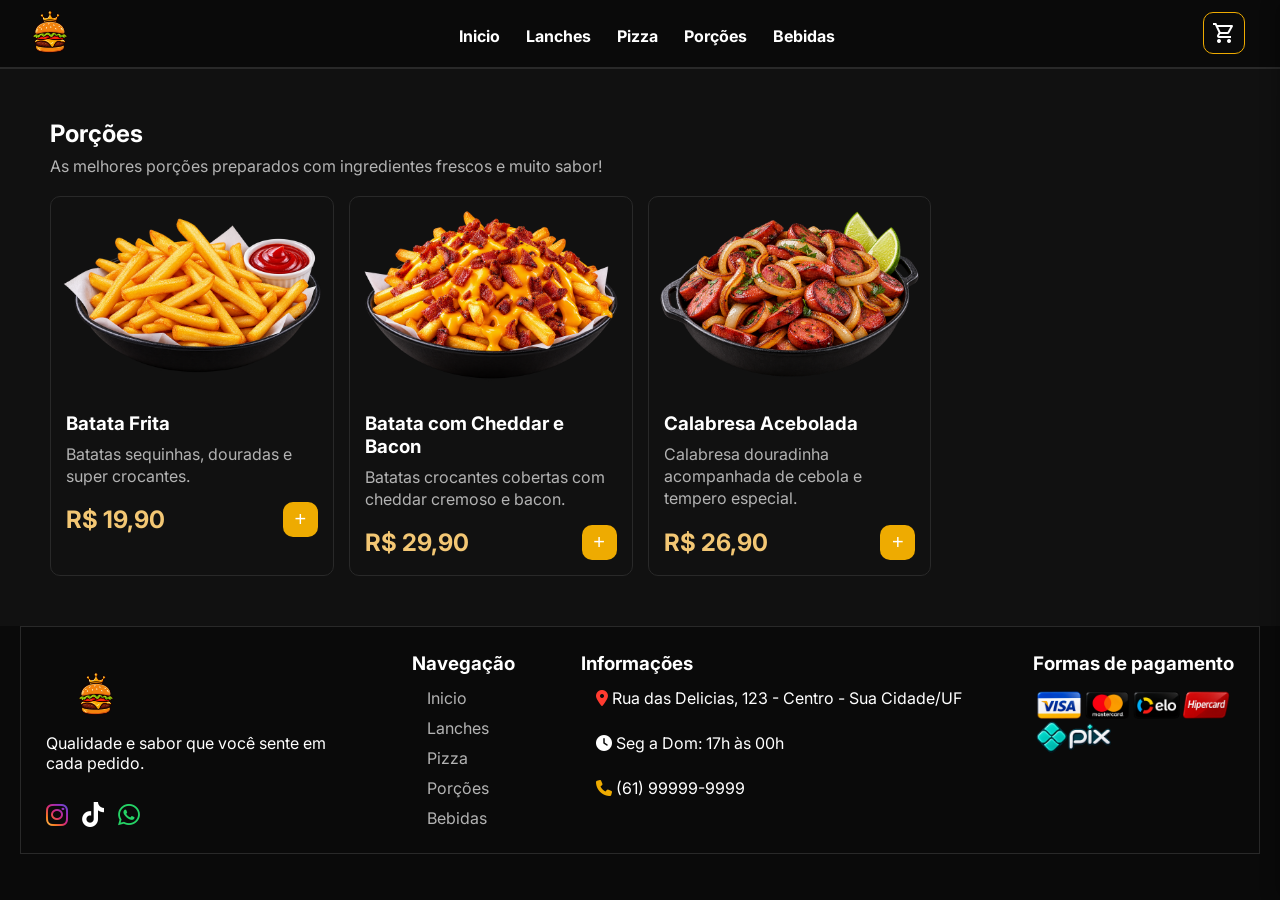
<file: pag/porcoes.html>
<!DOCTYPE html>
    <html lang="pt-br">

    <head>
        <meta charset="UTF-8">
        <meta name="viewport" content="width=device-width, initial-scale=1.0">
        <link rel="stylesheet" href="https://fonts.googleapis.com/css2?family=Material+Symbols+Outlined&display=swap" />

        <link rel="stylesheet" href="https://cdnjs.cloudflare.com/ajax/libs/font-awesome/6.7.2/css/all.min.css" />

        <link rel="stylesheet" href="../estilos/style.css">
        <link rel="stylesheet" href="../estilos/midia-quires.css">
        <link rel="stylesheet" href="../estilos/paginas.css">
        <title>Lanches</title>
    </head>

    <body>
        <header>
            <div id="adicionadoPedido">
                <h1>Lanchonete</h1>
                <p>Pedidos Adicionado Com Sucesso</p>
            </div>
            <div>
                <img src="../logo/logo.png" alt="Logo" />
                <i id="carrinho-menu" class="material-symbols-outlined" onclick="abrirCarrinho()">shopping_cart</i>
                <i id="burguer" class="material-symbols-outlined" onclick="clickmenu()">menu</i>
            </div>

            <nav id="menu-mobile">
                <ul>
                    <li><a href="../index.html">Inicio</a></li>
                    <li><a href="lanches.html">Lanches</a></li>
                    <li><a href="pizza.html">Pizza</a></li>
                    <li><a href="#">Porções</a></li>
                    <li><a href="bebidas.html">Bebidas</a></li>
                </ul>
            </nav>
            <i id="carrinho" class="material-symbols-outlined" onclick="abrirCarrinho()">
                shopping_cart
            </i>
        </header>

        <div id="overlay" onclick="fecharCarrinho()"></div>

        <section id="compras" class="carrinho_lista">
            <button id="fechar-carrinho" onclick="fecharCarrinho()" aria-label="Fechar carrinho">
                <span class="material-symbols-outlined">close</span>
            </button>

            <h1>Meus Pedidos</h1>

            <div id="msg_carrinho">
                <h2>🛒 Seu carrinho</h2>

                <div id="carrinho_msg">
                
                    
            </div>

            <div id="finalizar_pedidos">
                <div class="finalizar_pedidos_info">
                    <div class="subtotal">
                        <span>Subtotal</span>
                        <span id="subtotal"></span>
                    </div>
                    <button type="button" class="btn_finalizarPedido" onclick="finalizarPedido()">
                        Finalizar Pedido
                    </button>
                </div>
            </div>
        </section>


        <main class="main-produtos">
            <section class="pagina-titulo">
                <h1>Porções</h1>
                <p>As melhores porções preparados com ingredientes frescos e muito sabor!</p>
            </section>

            <section class="categorias" id="mais-pedidos">

                <div class="produtos">

                    <article class="produto-card">
                        <img src="../imagens/pedidos/porcoes/porcao_batatas_fritas_simples.png" alt="X-Tudo">
                        <div class="produto-info">
                            <h3>Batata Frita</h3>
                            <p>Batatas sequinhas, douradas e super crocantes.</p>
                            <div class="produto-footer">
                                <span class="preco">R$ 19,90</span>
                                <button type="button" class="btn-adicionar" aria-label="Adicionar X-Tudo ao carrinho"
                                    onclick="adicionarAoCarrinho(produtoCadastrado[15])">+</button>
                            </div>
                        </div>
                    </article>

                    <article class="produto-card">
                        <img src="../imagens/pedidos/porcoes/porcao_batatas_fritas.png" alt="Combo Smash">
                        <div class="produto-info">
                            <h3>Batata com Cheddar e Bacon</h3>
                            <p>Batatas crocantes cobertas com cheddar cremoso e bacon.</p>
                            <div class="produto-footer">
                                <span class="preco">R$ 29,90</span>
                                <button type="button" class="btn-adicionar" aria-label="Adicionar Combo Smash ao carrinho"
                                    onclick="adicionarAoCarrinho(produtoCadastrado[16])">+</button>
                            </div>
                        </div>
                    </article>

                    <article class="produto-card">
                        <img src="../imagens/pedidos/porcoes/porcao_linguica_acebolada.png"
                            alt="Porção de batata frita com cheddar e bacon">
                        <div class="produto-info">
                            <h3>Calabresa Acebolada</h3>
                            <p>Calabresa douradinha acompanhada de cebola e tempero especial.</p>
                            <div class="produto-footer">
                                <span class="preco">R$ 26,90</span>
                                <button type="button" class="btn-adicionar"
                                    aria-label="Adicionar Porção de Batata ao carrinho"
                                    onclick="adicionarAoCarrinho(produtoCadastrado[17])">+</button>
                            </div>
                        </div>
                    </article>
                </div>
            </section>
        </main>
        <footer>
    <div>
      <img src="../logo/logo.png" alt="Logo Da Loja">
      <p>Qualidade e sabor que você sente em cada pedido.</p>
      <a href="#">
        <i class="fa-brands fa-instagram" id="instagram-icon"></i>
      </a>

      <a href="#">
        <i class="fa-brands fa-tiktok" id="tiktok-icon"></i>
      </a>

      <a href="#">
        <i class="fa-brands fa-whatsapp" id="WhatsApp-icon"></i>
      </a>
    </div>
    <ul>
      <h3>Navegação</h3>
      <li><a href="../index.html">Inicio</a></li>
      <li><a href="lanches.html">Lanches</a></li>
      <li><a href="pizza.html">Pizza</a></li>
      <li><a href="porcoes.html">Porções</a></li>
      <li><a href="bebidas.html">Bebidas</a></li>
    </ul>
    <ul class="localizacao-info">
      <h3>Informações</h3>

      <li>
        <i class="fa-solid fa-location-dot" id="localizacao-icon"></i>
        Rua das Delicias, 123 - Centro - Sua Cidade/UF
      </li>

      <li>
        <i class="fa-solid fa-clock"></i>
        Seg a Dom: 17h às 00h
      </li>

      <li>
        <i class="fa-solid fa-phone" id="telefone-icon"></i>
        (61) 99999-9999
      </li>
    </ul>
    <ul>
      <h3>Formas de pagamento</h3>
      <img src="../imagens/formasDePagamento.png" alt="Formas de pagamento">
    </ul>
  </footer>

        <script src="../js/script.js"></script>
        <script src="../js/carinho.js"></script>
    </body>

    </html>
</file>
<file: estilos/paginas.css>
* {
    padding: 0;
    margin: 0;
    box-sizing: border-box;
}

:root {
  --background: #0a0a0a;
  --surface: #111111;
  --border: #292929;

  --primary: #eeab01;
  --primary-hover: #ffaa00;

  --text: #ffffff;
  --text-secondary: #b3b3b3;

  --danger: #ff3b30;
}

.main-produtos {
    background-color: var(--surface);
    padding: 50px;
}

.pagina-titulo > h1 {
    color: var(--text);
}

.pagina-titulo > p {
    color: var(--text-secondary);
    margin-top: 8px;
}

#mais-pedidos {
    border: none;
}

.produtos {
    display: grid;
    grid-template-columns: repeat(4, minmax(0, 2fr));
    gap: 15px;
    margin-top: 20px; 
}

.produto-card {
    border: 1px solid var(--border);
    display: flex;
    flex-direction: column;
    min-width: 0;
    overflow: hidden;
    background-color: var(--surface);
    border-radius: 10px;
    transition: 300ms;
}

.produto-card > img {
    width: 100%;
    height: 200px;
    object-fit: contain;
    display: block;
    padding: 10px;
}

.produto-info {
    display: flex;
    flex-direction: column;
    padding: 15px;
    text-align: left;
}

.produto-footer {
    display: flex;
    align-items: center;
    justify-content: space-between;
    margin-top: 15px;
}

.produto-info > h3 {
    color: var(--text);
}

.produto-info > p {
    color: var(--text-secondary);
    margin-top: 8px;
    line-height: 1.4;
}

.preco {
    color: rgb(243, 199, 116);
    font-weight: bold;
    font-size: 1.5rem;
}

.btn-adicionar {
    background-color: var(--primary);
    border-radius: 10px;
    width: 35px;
    height: 35px;
    border: none;
    cursor: pointer;
    color: white;
    font-size: 20px;
    transition: 300ms;
}

.btn-adicionar:hover {
    background-color: var(--primary-hover);
    transform: scale(1.1);
}

.produto-card:hover {
    border: 1px solid var(--primary-hover);
    
    transform: scale(1.02);
}

.btn-danger {
    background-color: var(--surface);
    border: none;
    color: red;
    font-size: 20px;
    padding: 6px;
    cursor: pointer;
}


@media (max-width: 900px) {

    .produtos {
        grid-template-columns: repeat(2, minmax(0, 1fr));
    }
}

/* =========================
   CELULAR
========================= */

@media (max-width: 600px) {

    .produtos {
        grid-template-columns: 1fr;
        gap: 15px;
    }
}
</file>
<file: estilos/style.css>
@import url("https://fonts.googleapis.com/css2?family=Inter:wght@400;500;600;700;800&display=swap");

* {
  margin: 0;
  padding: 0;
  box-sizing: border-box;
}

:root {
  --background: #0a0a0a;
  --surface: #111111;
  --border: #292929;

  --primary: #eeab01;
  --primary-hover: #ffaa00;

  --text: #ffffff;
  --text-secondary: #b3b3b3;

  --whatsapp: #25d366;
  --danger: #ff3b30;
}

body {
  font-family: "Inter", sans-serif;
  background-color: var(--background);
}

header {
  background-color: var(--background);
  border-bottom: 2px solid var(--border);
}

header > div {
  display: flex;
  justify-content: space-between;
}

#burguer {
  margin-left: auto;
}

#carrinho {
  display: none;
}

#carrinho-menu {
  color: white;
  border: 1px solid var(--primary);
  padding: 10px;
  border-radius: 10px;
  cursor: pointer;
  margin: 10px;
  margin-left: auto;
}

#carrinho-menu:hover {
  background-color: var(--primary);
  transform: scale(1.1);
  transition: 300ms;
}

i#burguer {
  color: white;
  margin: 20px;
  cursor: pointer;
}

nav {
  text-align: center;
  display: flex;
}

#menu-mobile {
  display: none;
}

nav#menu-mobile > ul {
  display: inline-block;
  padding: 10px;
  list-style: none;
  columns: 2;
}

nav#menu-mobile > ul > li {
  border-radius: 20px;
  background-color: var(--primary);
  margin-bottom: 8px;
  padding: 10px 30px;
  cursor: pointer;
}

nav#menu-mobile > ul > li:hover {
  background-color: var(--primary-hover);
}

nav#menu-mobile a {
  text-decoration: none;
  color: white;
  font-weight: bold;
}

img {
  width: 100px;
}

/* 
====================
  imagem-principal
====================  
*/

main {
  color: wheat;
  background-color: var(--background);
}

.background-principal {
  background:
    linear-gradient(to bottom, rgba(0, 0, 0, 0.2), rgba(0, 0, 0, 0.95)),
    url("../imagens/background-lanche.png") no-repeat;
  height: 100%;

  background-size: cover;
  background-position: center center;
  display: flex;
}

.informacoes-principais-container {
  margin: auto;
  align-items: center;
  display: flex;
}

.informacoes-principais-container > div {
  padding-top: 30px;
}

.informacoes-principais-container > div > h1 {
  color: var(--text);
  margin-bottom: 15px;
  font-size: 1.8rem;
}

.color-yellow {
  color: var(--primary);
}

.informacoes-principais-container > div > p {
  text-shadow: 2px 2px 2px black;
  display: block;
  width: 250px;
  color: var(--text);
  margin-bottom: 20px;
}

#button-principais {
  margin-bottom: 35px;
}

#verCardapio,
#WhatsApp {
  display: flex;
  border: none;

  align-items: center;
  border-radius: 10px;
  padding: 15px 20px;
  letter-spacing: 1.3px;
  margin-bottom: 20px;

  cursor: pointer;
}

#WhatsApp:hover {
  background-color: rgb(0, 163, 0);
}

#verCardapio:hover {
  background-color: var(--primary-hover);
}

#verCardapio {
  background-color: var(--primary);
  color: var(--surface);
  font-weight: bolder;
  font-size: 16px;
}

#verCardapio > span {
  margin-right: 10px;
}

#WhatsApp > i {
  margin-right: 10px;
}

#WhatsApp {
  background-color: var(--whatsapp);
  color: var(--text);
  font-weight: bolder;
  font-size: 16px;
}

.informacoes-estabelecimento {
  margin-top: 15px;
  margin-bottom: 30px;
} 

.estabelecimento > span {
  color: var(--text);
  font-weight: bold;
}

#compras-icon {
  color: var(--primary);
}

.estabelecimento > p {
  color: var(--text-secondary);
  text-shadow: 1px 1px 2px black;
  padding-top: 5px;
}

.estabelecimento {
  margin: auto;
  border: 1.5px solid rgba(255, 255, 255, 0.425);
  width: 260px;
  padding: 20px;
}

/* 
========================
 informacoes-categoria
========================
*/

article {
  background-color: var(--surface);
}

#informacoes-categoria {
  background-color: var(--background);
  
  margin: auto;
}

.pedidos-conteudo {
  background-color: var(--surface);
  border-bottom: 2px solid var(--border);
  border-radius: 10px 15px 0px 0px;
  padding: 20px;
  text-align: center;
}

.pedidos-conteudo > h2 {
  color: white;
  margin: 20px 0px;
  font-size: 2rem;
}

.galeria {
  display: flex;
  flex-wrap: nowrap;
  gap: 25px;

  width: 100%;
  overflow-x: auto;
  overflow-y: hidden;

  padding: 20px 0;

  scroll-behavior: smooth;
  -webkit-overflow-scrolling: touch;
}

.galeria > div {
  display: flex;
  margin: auto;
}

.galeria > div > a {
  margin: auto;
  flex: 0 0 120px;
  color: white;
  text-decoration: none;
  font-weight: bold;
}

.galeria > div > a > img {
  display: flex;
  height: auto;
}

.galeria::-webkit-scrollbar {
  height: 8px;
}

.galeria::-webkit-scrollbar-track {
  background: #eee;
  border-radius: 10px;
}

.galeria::-webkit-scrollbar-thumb {
  background: #888;
  border-radius: 10px;
}

.galeria::-webkit-scrollbar-thumb:hover {
  background: #555;
}

.galeria > div:hover {
  border: 1px solid var(--primary-hover);
}

.Pedidos {
  margin: 50px;
}

/* 
========================
      Avaliações
========================
*/

#avaliacoes {
  padding-bottom: 30px;
}

#avaliacoes > h2 {
  padding-top: 30px;
  padding-bottom: 25px;
  text-align: center;
  color: var(--text);
}

#avaliacoes-container > div {
  margin: 20px;
  border-radius: 10px;
  border: 1px solid var(--border);
  margin-bottom: 10px;
  padding: 20px;
}

#avaliacoes-container > div > span {
  color: var(--text);
}

#avaliacoes-container > div > p {
  color: var(--text-secondary);
  text-shadow: 2px 2px 2px var(--border);
  margin-top: 10px;
}

/* 
========================
      Footer
========================
*/

footer {
  border: 1px solid var(--border);
  margin: 0px;
  padding: 25px;
  padding-bottom: 0px;
  color: white;
}

footer > div {
  margin-top: 10px;
  margin-bottom: 15px;
}

footer > div > a  {
  text-decoration: none;
  margin-top: 20px;
  margin-right: 10px;
  width: 100px;
}

#instagram-icon {
  margin-top: 30px;
  font-size: 25px;

  background: linear-gradient(
    45deg,
    #feda75,
    #fa7e1e,
    #d62976,
    #962fbf,
    #4f5bd5);
 
  -webkit-background-clip: text;
  -webkit-text-fill-color: transparent;
}

#tiktok-icon {
  padding-top: 30px;
  color: white;
  font-size: 25px;
}

#WhatsApp-icon {
  padding-top: 30px;
  color: var(--whatsapp);
  font-size: 25px;
}

footer > ul {
  list-style: none;
  margin-bottom: 20px;
}

footer > ul > li > a {
  text-decoration: none;
  color: var(--text-secondary);
}

footer > ul > li > a:hover {
  color: var(--primary-hover);
}

footer > ul > h3 {
  margin-bottom: 8px;
}

footer > ul > li {
  margin-left: 10px;
  padding: 5px;
}


footer > ul > p {
  margin-left: 10px;
}

footer > ul > img {
  width: 200px;
}

.localizacao-info > li {
  margin-bottom: 15px;
}

#localizacao-icon {
  color: var(--danger);
}

#telefone-icon {
  color: var(--primary);
}

/*
====================
    CARRINHO
====================
*/

.carrinho_lista {
    position: fixed;
    z-index: 1000;

    top: 0;
    right: 0;

    width: 380px;
    height: 100vh;

    box-sizing: border-box;
    padding: 20px;

    background-color: var(--surface);

    display: flex;
    flex-direction: column;

    transform: translateX(100%);
    transition: transform 0.3s ease;

    box-shadow: -5px 0 15px rgba(0, 0, 0, 0.2);
}

.carrinho_lista.aberto {
    transform: translateX(0);
}

#fechar-carrinho {
    position: absolute;
    top: 15px;
    right: 15px;

    width: 40px;
    height: 40px;

    display: flex;
    align-items: center;
    justify-content: center;

    border: none;
    border-radius: 50%;

    background-color: transparent;
    color: white;

    cursor: pointer;
}

#fechar-carrinho:hover {
    background-color: var(--);
}


/* Fundo escuro atrás do carrinho */
#overlay {
    position: fixed;
    z-index: 1000;

    inset: 0;

    background-color: rgba(0, 0, 0, 0.5);

    opacity: 0;
    visibility: hidden;

    transition: opacity 0.3s ease;
}

#overlay.aberto {
    opacity: 1;
    visibility: visible;
}

.carrinho_lista > h1 {
  margin-bottom: 15px;
  color: var(--text);
}

#msg_carrinho {
  background: var(--background);
  border: 1px solid var(--border);
  box-shadow: 0 10px 30px rgba(0, 0, 0, 0.25);
  color: white;

  text-align: center;
  height: 90vh;

  width: 100%;
  padding: 20px;
  border-radius: 20px;
  overflow-x: auto;

  display: flex;
  flex-direction: column;
}

#msg_carrinho h2 {
  margin: 0 0 15px;
  font-size: 1.4rem;
}

#carrinho_msg {
  display: flex;
  flex-direction: column;
  gap: 15px;

  margin-bottom: 15px;
  margin-top: auto;
}

.item-carrinho{
  background-color: var(--surface);
  border: 1px solid var(--border);
  justify-content: space-between;
  border-radius: 8px;
  display: flex;
}

.item-info {
  display: inline-flex;
  flex-direction: column;
  padding: 10px;
  gap: 2px;
}

.item-info > span {
  padding-bottom: 5px;
}

.item-preco {
  text-align: left;
  font-size: 0.90rem;
  font-weight: bold;
  color: rgb(230, 178, 83);
}

.item-quantidade {
  display: flex;
  text-align: center;
  align-items: center;
  margin: 10px;
}

.quantidadeMaior_Menor {
  border: 1px solid var(--border);
  border-radius: 50%;
  padding: 1px 7px;
  margin: 10px;
  font-weight: bold;
  font-size: 18px;
  background-color: white;
  color: var(--background);
}

.quantidadeMaior_Menor:hover {
  background-color: var(--primary-hover);
  cursor: pointer;
}

.item-quantidade-info {
  border: 1px solid var(--border);
  color: var(--text);

  align-items: center;
  text-align: right;

  padding: 7px;
  font-size: 12px;
  border-radius: 50%;
  font-weight: bold;
  
}

#finalizar_pedidos {
  margin-top: auto;
}

.finalizar_pedidos_info {
  text-align: left;
  margin-bottom: 15px;
}

.subtotal {
    color: var(--text);
    display: flex;
    justify-content: space-between;
    padding: 10px;
    margin-bottom: 15px;
}

.btn_finalizarPedido {
    width: 100%;
    padding: 20px;
    border-radius: 10px;
    border: 0;
    background-color: var(--primary);
    font-weight: bold;
    font-size: 1.1rem;
    cursor: pointer;
}

/* 
=========================
 Aviso Pedido Adicionado
==========================
*/

#adicionadoPedido {
  display: none;
  position: fixed;
  top: 20px;
  left: 50%;
  transform: translateX(-50%);
  z-index: 10000;

  background-color: white;
  justify-self: center;
  text-align: center;
  border-radius: 10px;
  padding: 10px;
}

#adicionadoPedido > h1 {
  font-size: 18px;
}

#adicionadoPedido > p {
  color: green;
  font-weight: bold;
}
</file>
<file: estilos/midia-quires.css>
@media screen and (min-width: 825px) {
  :root {
    --background: #0a0a0a;
    --surface: #111111;
    --border: #292929;

    --primary: #ffb800;
    --primary-hover: #ffaa00;

    --text: #ffffff;
    --text-secondary: #b3b3b3;

    --whatsapp: #25d366;
    --danger: #ff3b30;
  }

  header {
    display: flex;
    align-items: center;
  }

  #burguer {
    display: none;
  }

  nav {
    height: 50px;
    margin: auto;
  }

  nav#menu-mobile {
    display: block;
  }

  nav#menu-mobile > ul {
    display: flex;
    justify-content: center;
  }

  nav#menu-mobile > ul > li {
    text-align: center;
    background-color: transparent;

    border-radius: 0px;
    margin-bottom: 0px;

    width: 100%;
    padding: 8px;
    margin-right: 10px;

    cursor: pointer;
  }

  .background-principal {
    height: 100vh;
  }

  #carrinho-menu {
    display: none;
  }

  #carrinho {
    display: block;
    color: white;
    border: 1px solid var(--primary);
    padding: 8px;
    border-radius: 10px;
    cursor: pointer;
    margin: 10px;
    margin-left: 0px;
    margin-right: 35px;
  }

  #carrinho:hover {
    background-color: var(--primary);
    transform: scale(1.1);
    transition: 300ms;
  }

  nav > ul > li:hover {
    border-bottom: 2px solid var(--primary-hover);
    transform: scale(1.1);
    transition: 300ms;
  }

  nav#menu-mobile > ul > li:hover {
    background-color: transparent;
  }

  .background-principal {
    background:
      linear-gradient(to bottom, rgba(0, 0, 0, 0.2), rgba(0, 0, 0, 0.95)),
      url("../imagens/background-lanche.png") no-repeat;

    background-size: cover;
    background-position: center center;
    min-width: 100vh;
  }

  .informacoes-principais-container > div > h1 {
    color: var(--text);
    margin-bottom: 15px;
    font-size: 3rem;
  }

  .informacoes-principais-container > div > p {
    display: block;
    width: 500px;
  }

  #button-principais {
    display: flex;
  }

  #verCardapio,
  #WhatsApp {
    letter-spacing: 1.3px;
    margin-bottom: 15px;
    margin-right: 20px;

    align-items: center;
    letter-spacing: 1.3px;
  }

  #WhatsApp {
    padding: 20px;
  }

  .informacoes-estabelecimento {
    display: flex;
  }


  

  /* 
========================
 informacoes-categoria
========================
*/

  #informacoes-categoria {
    background-color: var(--background);
    margin: 0px 20px;
  }

  #categorias {
    text-align: center;
  }

  #categorias > h2 {
    color: white;
    font-size: 2rem;
  }

  .galeria > div {
    display: block;
    border: 2px solid var(--border);
    border-radius: 10px;
    padding: 20px;
  }

  .galeria > div > a {
    padding: 0px;
    color: white;
    text-decoration: none;
    font-weight: bold;
  }

  .galeria > div > a > img {
    width: 100%;
  }

  .Pedidos {
    margin: 50px;
  }


  /* 
========================
      Avaliações
========================
*/

#avaliacoes > div {
  display: flex;
  padding: 25px;
}

#avaliacoes > h2 {
  display: block;
  padding-top: 30px;
  padding-bottom: 25px;
  text-align: center;
  color: var(--text);
}

#avaliacoes-container > div {
  display: block;
  width: 400px;

  margin-left: 20px;

  border-radius: 10px;
  border: 1px solid var(--border);
  margin-bottom: 10px;
  padding: 20px;
}

#avaliacoes-container > div > span {
  color: var(--text);
}

#avaliacoes-container > div > p {
  color: var(--text-secondary);
  text-shadow: 2px 2px 2px var(--border);
  margin-top: 10px;
}

/* 
========================
      Footer
========================
*/

footer {
  display: flex;
  justify-content: space-between;
  margin: 0px 20px;
}

footer > div {
  width: 300px;
}
}
</file>
